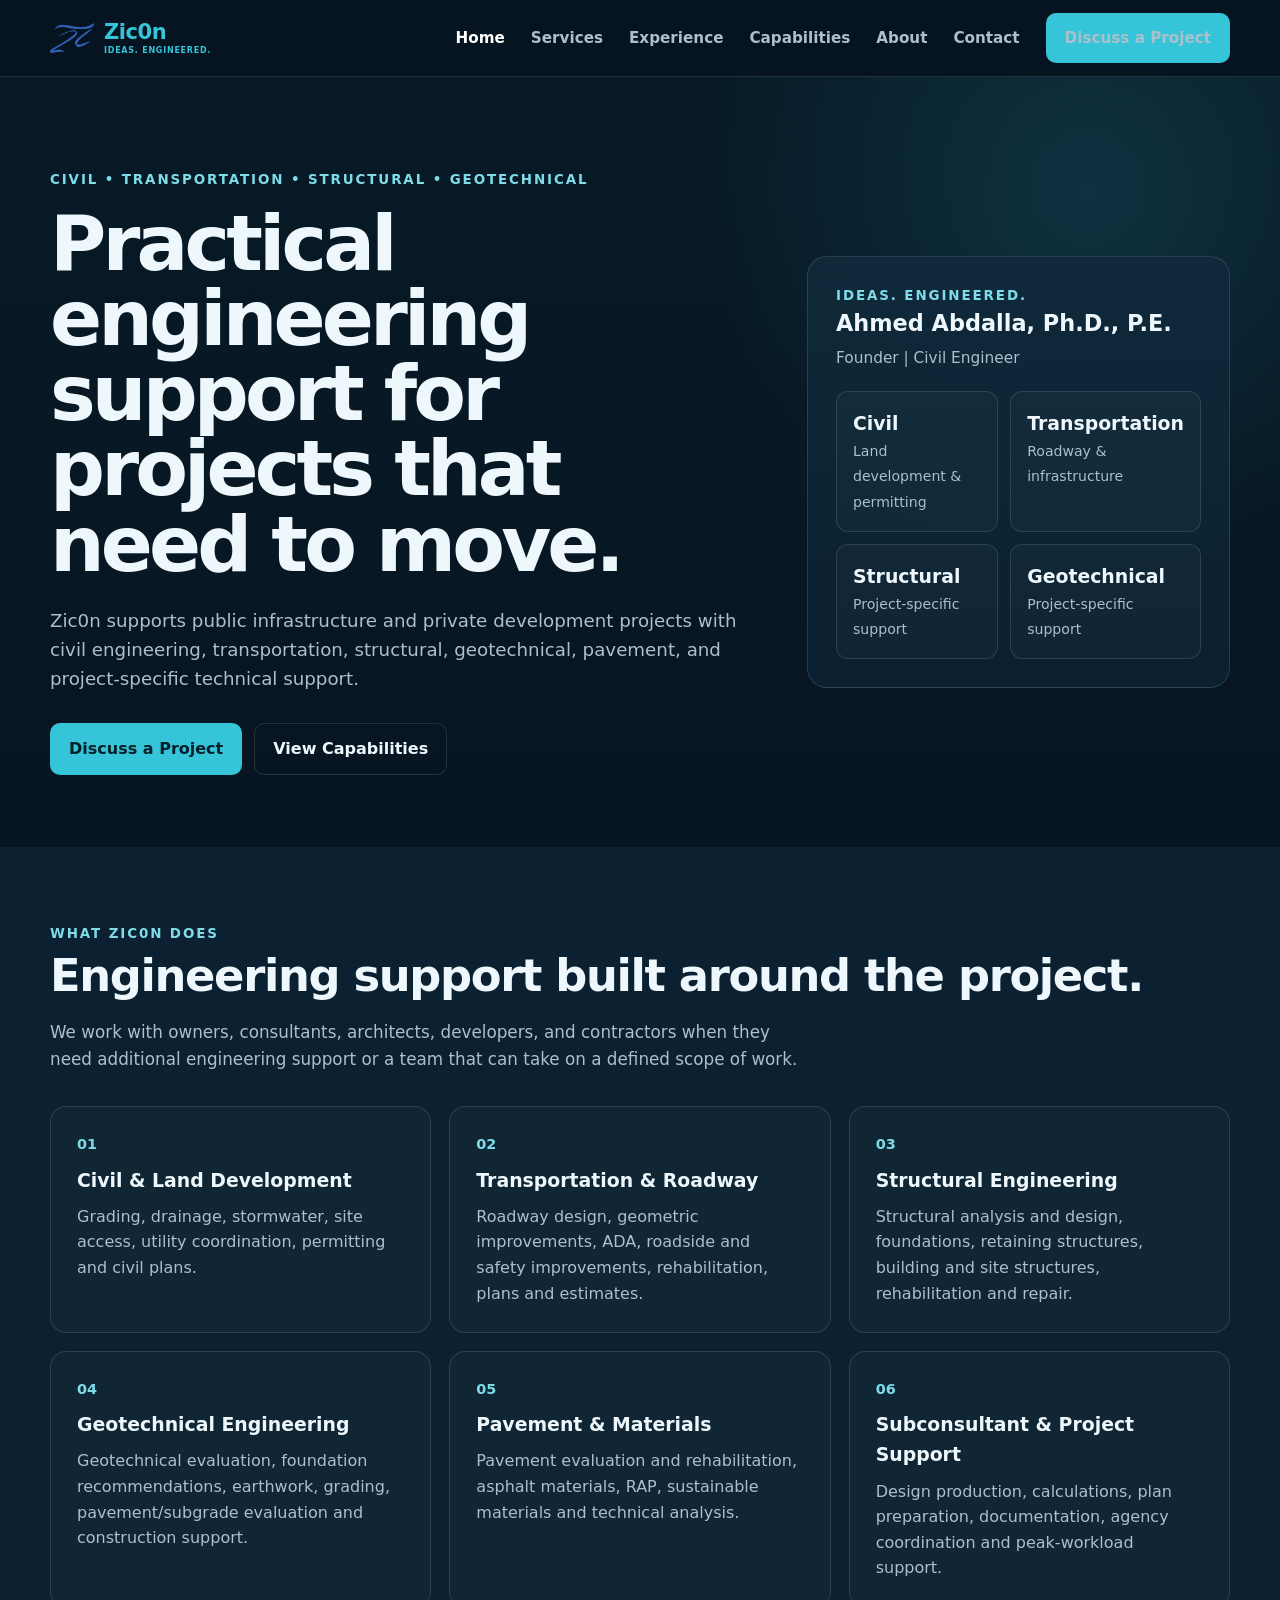
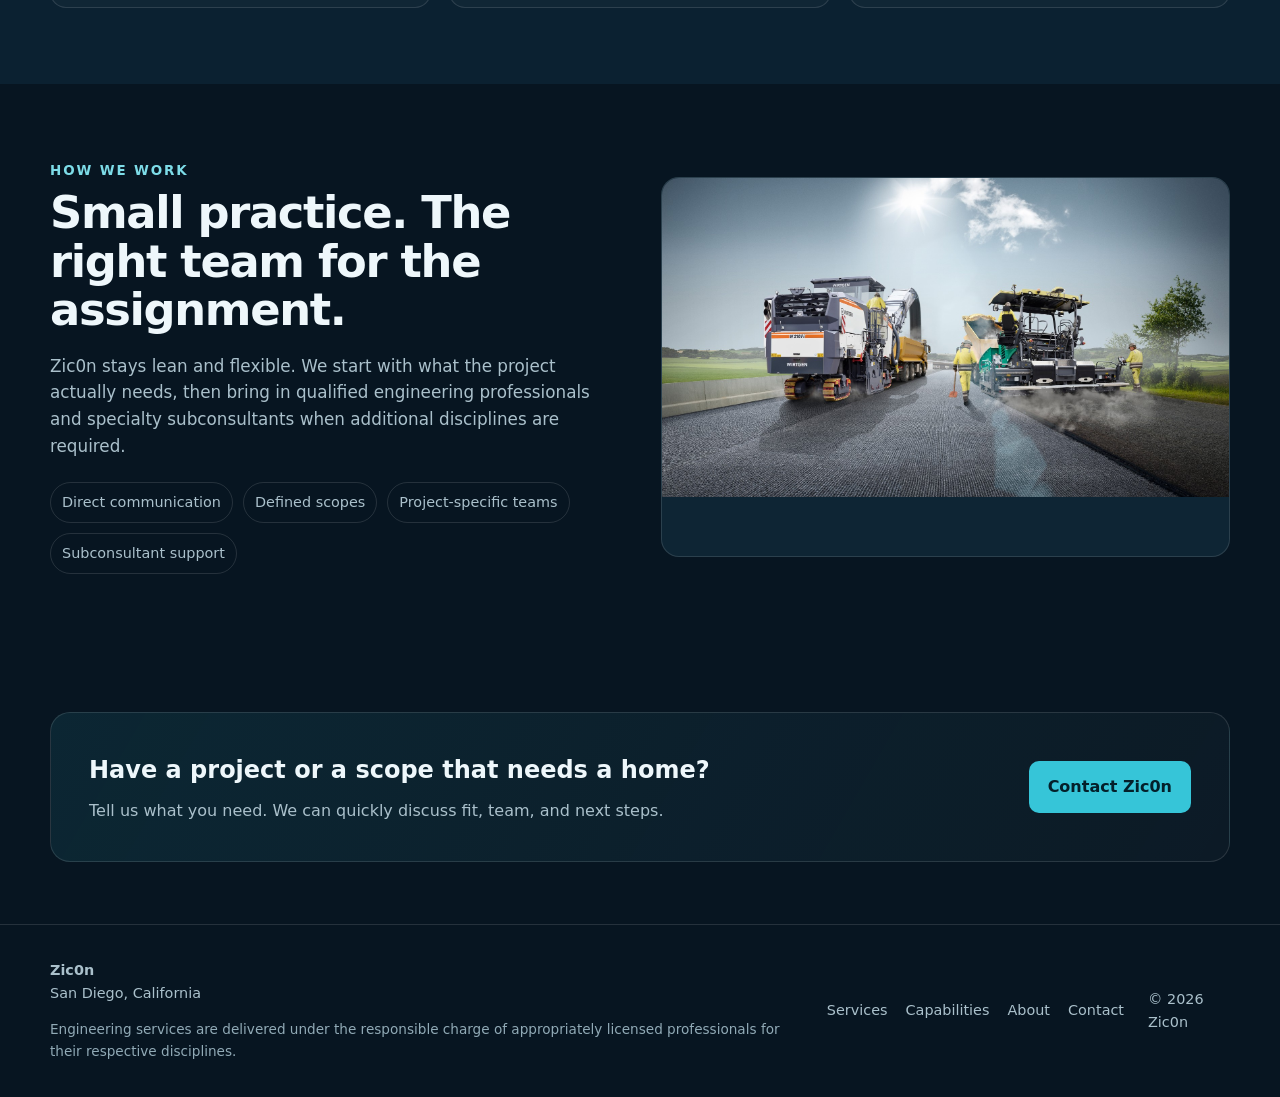
<file: index.html>
<!doctype html><html lang="en"><head>
<meta charset="utf-8"><meta name="viewport" content="width=device-width,initial-scale=1">
<title>Zic0n | Zic0n</title><meta name="description" content="San Diego engineering practice supporting civil, transportation, structural, geotechnical, pavement and project-specific assignments.">
<link rel="icon" type="image/png" href="images/zic0n-logo-tile.png"><link rel="stylesheet" href="styles.css">
</head><body><header class="nav"><div class="wrap nav-inner">
<a class="brand brand-logo" href="index.html">
<img src="images/zic0n-mark.png" alt="" aria-hidden="true">
<span class="brand-copy"><span class="brand-name">Zic<span class="zero">0</span>n</span><span class="brand-tagline">Ideas. Engineered.</span></span>
</a>
<button class="menu-btn" aria-label="Toggle navigation" aria-expanded="false">Menu</button>
<nav class="nav-links"><a href="index.html" aria-current="page">Home</a><a href="services.html">Services</a><a href="experience.html">Experience</a><a href="capabilities.html">Capabilities</a><a href="about.html">About</a><a href="contact.html">Contact</a><a class="btn btn-primary" href="mailto:ahmed.abdalla@zic0n.com?subject=Project%20Inquiry">Discuss a Project</a></nav>
</div></header><main>
<section class="hero"><div class="wrap hero-grid"><div>
<div class="eyebrow">Civil • Transportation • Structural • Geotechnical</div>
<h1>Practical engineering support for projects that need to move.</h1>
<p>Zic0n supports public infrastructure and private development projects with civil engineering, transportation, structural, geotechnical, pavement, and project-specific technical support.</p>
<div class="actions"><a class="btn btn-primary" href="mailto:ahmed.abdalla@zic0n.com?subject=Project%20Inquiry">Discuss a Project</a><a class="btn btn-ghost" href="capabilities.html">View Capabilities</a></div>
</div><aside class="hero-card"><div class="eyebrow">Ideas. Engineered.</div><strong>Ahmed Abdalla, Ph.D., P.E.</strong><p>Founder | Civil Engineer</p>
<div class="stat-grid"><div class="stat"><b>Civil</b><span>Land development & permitting</span></div><div class="stat"><b>Transportation</b><span>Roadway & infrastructure</span></div><div class="stat"><b>Structural</b><span>Project-specific support</span></div><div class="stat"><b>Geotechnical</b><span>Project-specific support</span></div></div></aside>
</div></section>
<section class="section section-alt"><div class="wrap"><div class="eyebrow">What Zic0n does</div><h2>Engineering support built around the project.</h2>
<p class="lead">We work with owners, consultants, architects, developers, and contractors when they need additional engineering support or a team that can take on a defined scope of work.</p>
<div class="cards">
<article class="card"><div class="num">01</div><h3>Civil & Land Development</h3><p>Grading, drainage, stormwater, site access, utility coordination, permitting and civil plans.</p></article>
<article class="card"><div class="num">02</div><h3>Transportation & Roadway</h3><p>Roadway design, geometric improvements, ADA, roadside and safety improvements, rehabilitation, plans and estimates.</p></article>
<article class="card"><div class="num">03</div><h3>Structural Engineering</h3><p>Structural analysis and design, foundations, retaining structures, building and site structures, rehabilitation and repair.</p></article>
<article class="card"><div class="num">04</div><h3>Geotechnical Engineering</h3><p>Geotechnical evaluation, foundation recommendations, earthwork, grading, pavement/subgrade evaluation and construction support.</p></article>
<article class="card"><div class="num">05</div><h3>Pavement & Materials</h3><p>Pavement evaluation and rehabilitation, asphalt materials, RAP, sustainable materials and technical analysis.</p></article>
<article class="card"><div class="num">06</div><h3>Subconsultant & Project Support</h3><p>Design production, calculations, plan preparation, documentation, agency coordination and peak-workload support.</p></article>
</div></div></section>
<section class="section"><div class="wrap split"><div><div class="eyebrow">How we work</div><h2>Small practice. The right team for the assignment.</h2>
<p class="lead">Zic0n stays lean and flexible. We start with what the project actually needs, then bring in qualified engineering professionals and specialty subconsultants when additional disciplines are required.</p>
<div class="pill-row"><span class="pill">Direct communication</span><span class="pill">Defined scopes</span><span class="pill">Project-specific teams</span><span class="pill">Subconsultant support</span></div></div>
<div class="photo"><img src="images/road-rehabilitation.jpg" alt="Roadway infrastructure"></div></div></section>
<section class="cta"><div class="wrap cta-box"><div><h2>Have a project or a scope that needs a home?</h2><p>Tell us what you need. We can quickly discuss fit, team, and next steps.</p></div><a class="btn btn-primary" href="contact.html">Contact Zic0n</a></div></section>
</main><footer class="footer"><div class="wrap footer-inner">
<div><strong>Zic0n</strong><div>San Diego, California</div><div class="notice">Engineering services are delivered under the responsible charge of appropriately licensed professionals for their respective disciplines.</div></div>
<div class="footer-links"><a href="services.html">Services</a><a href="capabilities.html">Capabilities</a><a href="about.html">About</a><a href="contact.html">Contact</a></div>
<div>© <span data-year></span> Zic0n</div></div></footer><script src="app.js"></script></body></html>
</file>
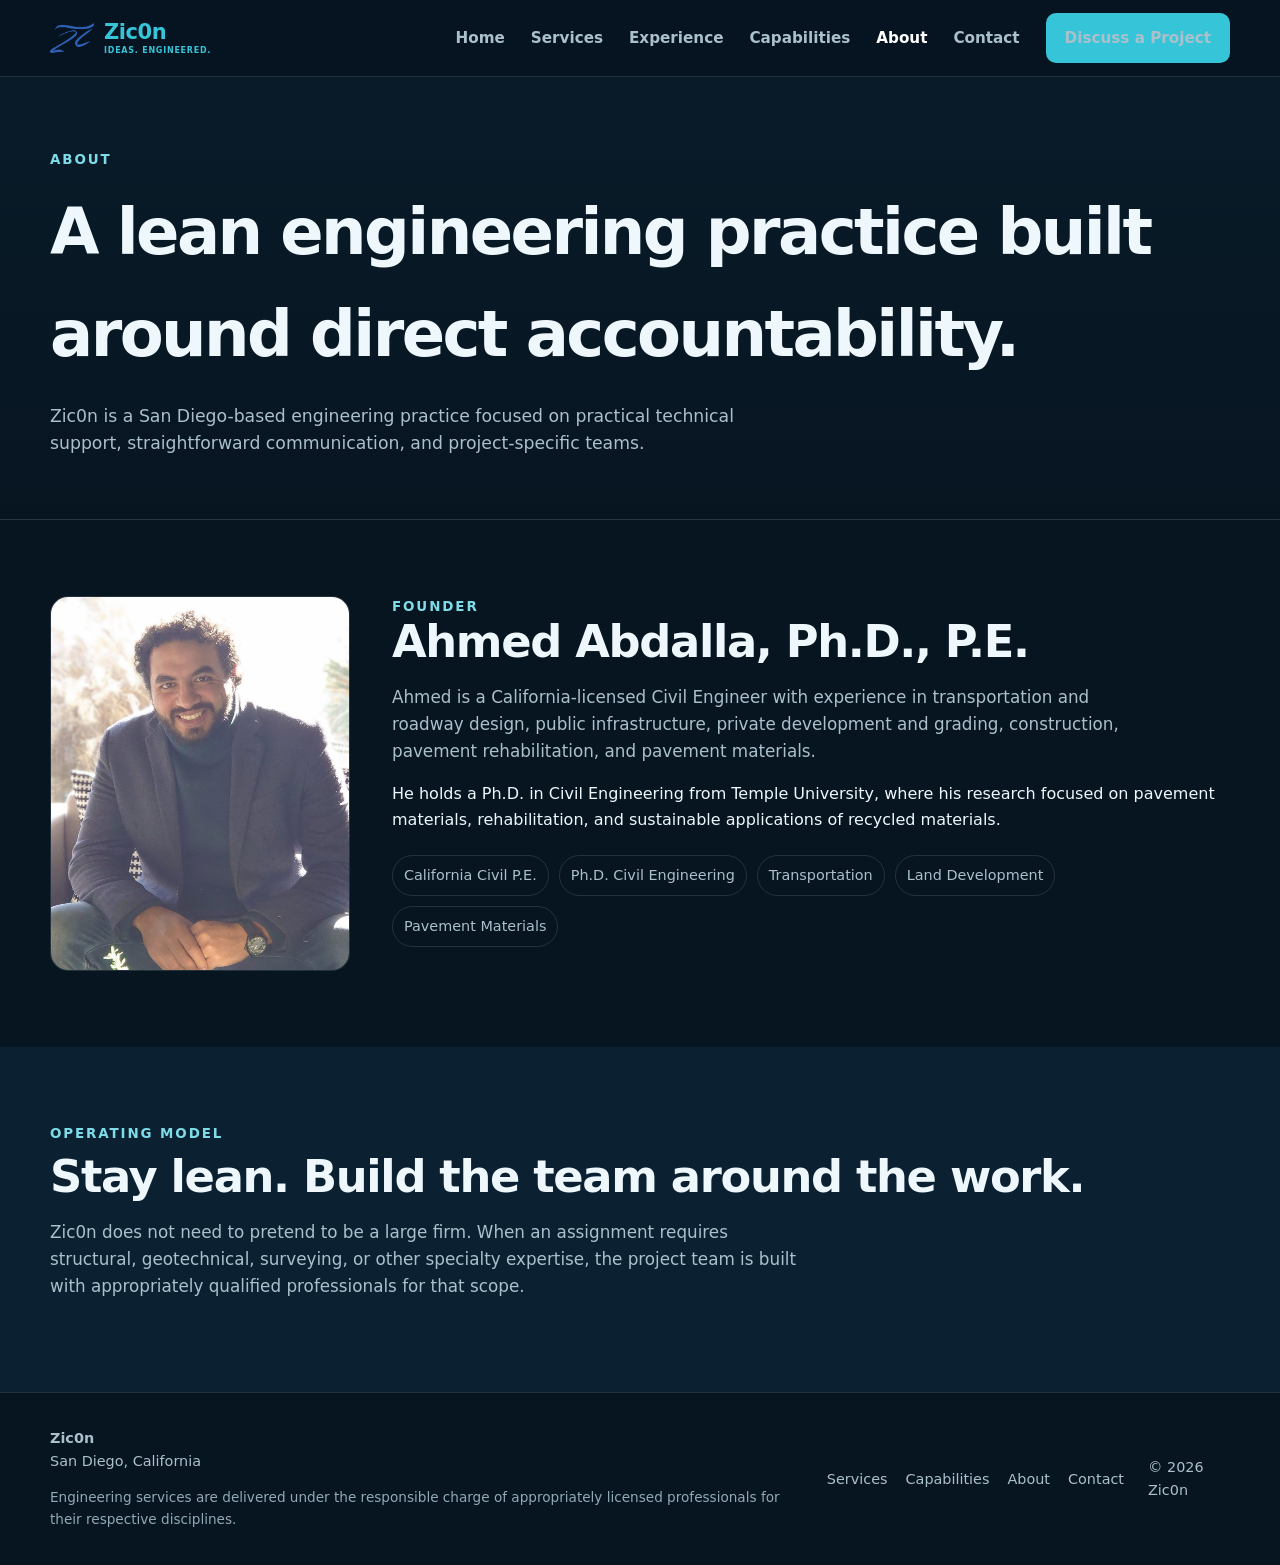
<file: about.html>
<!doctype html><html lang="en"><head>
<meta charset="utf-8"><meta name="viewport" content="width=device-width,initial-scale=1">
<title>About | Zic0n</title><meta name="description" content="About Zic0n and founder Ahmed Abdalla, Ph.D., P.E.">
<link rel="icon" type="image/png" href="images/zic0n-logo-tile.png"><link rel="stylesheet" href="styles.css">
</head><body><header class="nav"><div class="wrap nav-inner">
<a class="brand brand-logo" href="index.html">
<img src="images/zic0n-mark.png" alt="" aria-hidden="true">
<span class="brand-copy"><span class="brand-name">Zic<span class="zero">0</span>n</span><span class="brand-tagline">Ideas. Engineered.</span></span>
</a>
<button class="menu-btn" aria-label="Toggle navigation" aria-expanded="false">Menu</button>
<nav class="nav-links"><a href="index.html">Home</a><a href="services.html">Services</a><a href="experience.html">Experience</a><a href="capabilities.html">Capabilities</a><a href="about.html" aria-current="page">About</a><a href="contact.html">Contact</a><a class="btn btn-primary" href="mailto:ahmed.abdalla@zic0n.com?subject=Project%20Inquiry">Discuss a Project</a></nav>
</div></header><main><section class="page-hero"><div class="wrap"><div class="eyebrow">About</div><h1>A lean engineering practice built around direct accountability.</h1><p>Zic0n is a San Diego-based engineering practice focused on practical technical support, straightforward communication, and project-specific teams.</p></div></section>
<section class="section"><div class="wrap bio"><img src="images/ahmed-abdalla.jpeg" alt="Ahmed Abdalla"><div><div class="eyebrow">Founder</div><h2>Ahmed Abdalla, Ph.D., P.E.</h2>
<p class="lead">Ahmed is a California-licensed Civil Engineer with experience in transportation and roadway design, public infrastructure, private development and grading, construction, pavement rehabilitation, and pavement materials.</p>
<p>He holds a Ph.D. in Civil Engineering from Temple University, where his research focused on pavement materials, rehabilitation, and sustainable applications of recycled materials.</p>
<div class="pill-row"><span class="pill">California Civil P.E.</span><span class="pill">Ph.D. Civil Engineering</span><span class="pill">Transportation</span><span class="pill">Land Development</span><span class="pill">Pavement Materials</span></div></div></div></section>
<section class="section section-alt"><div class="wrap"><div class="eyebrow">Operating Model</div><h2>Stay lean. Build the team around the work.</h2><p class="lead">Zic0n does not need to pretend to be a large firm. When an assignment requires structural, geotechnical, surveying, or other specialty expertise, the project team is built with appropriately qualified professionals for that scope.</p></div></section></main><footer class="footer"><div class="wrap footer-inner">
<div><strong>Zic0n</strong><div>San Diego, California</div><div class="notice">Engineering services are delivered under the responsible charge of appropriately licensed professionals for their respective disciplines.</div></div>
<div class="footer-links"><a href="services.html">Services</a><a href="capabilities.html">Capabilities</a><a href="about.html">About</a><a href="contact.html">Contact</a></div>
<div>© <span data-year></span> Zic0n</div></div></footer><script src="app.js"></script></body></html>
</file>
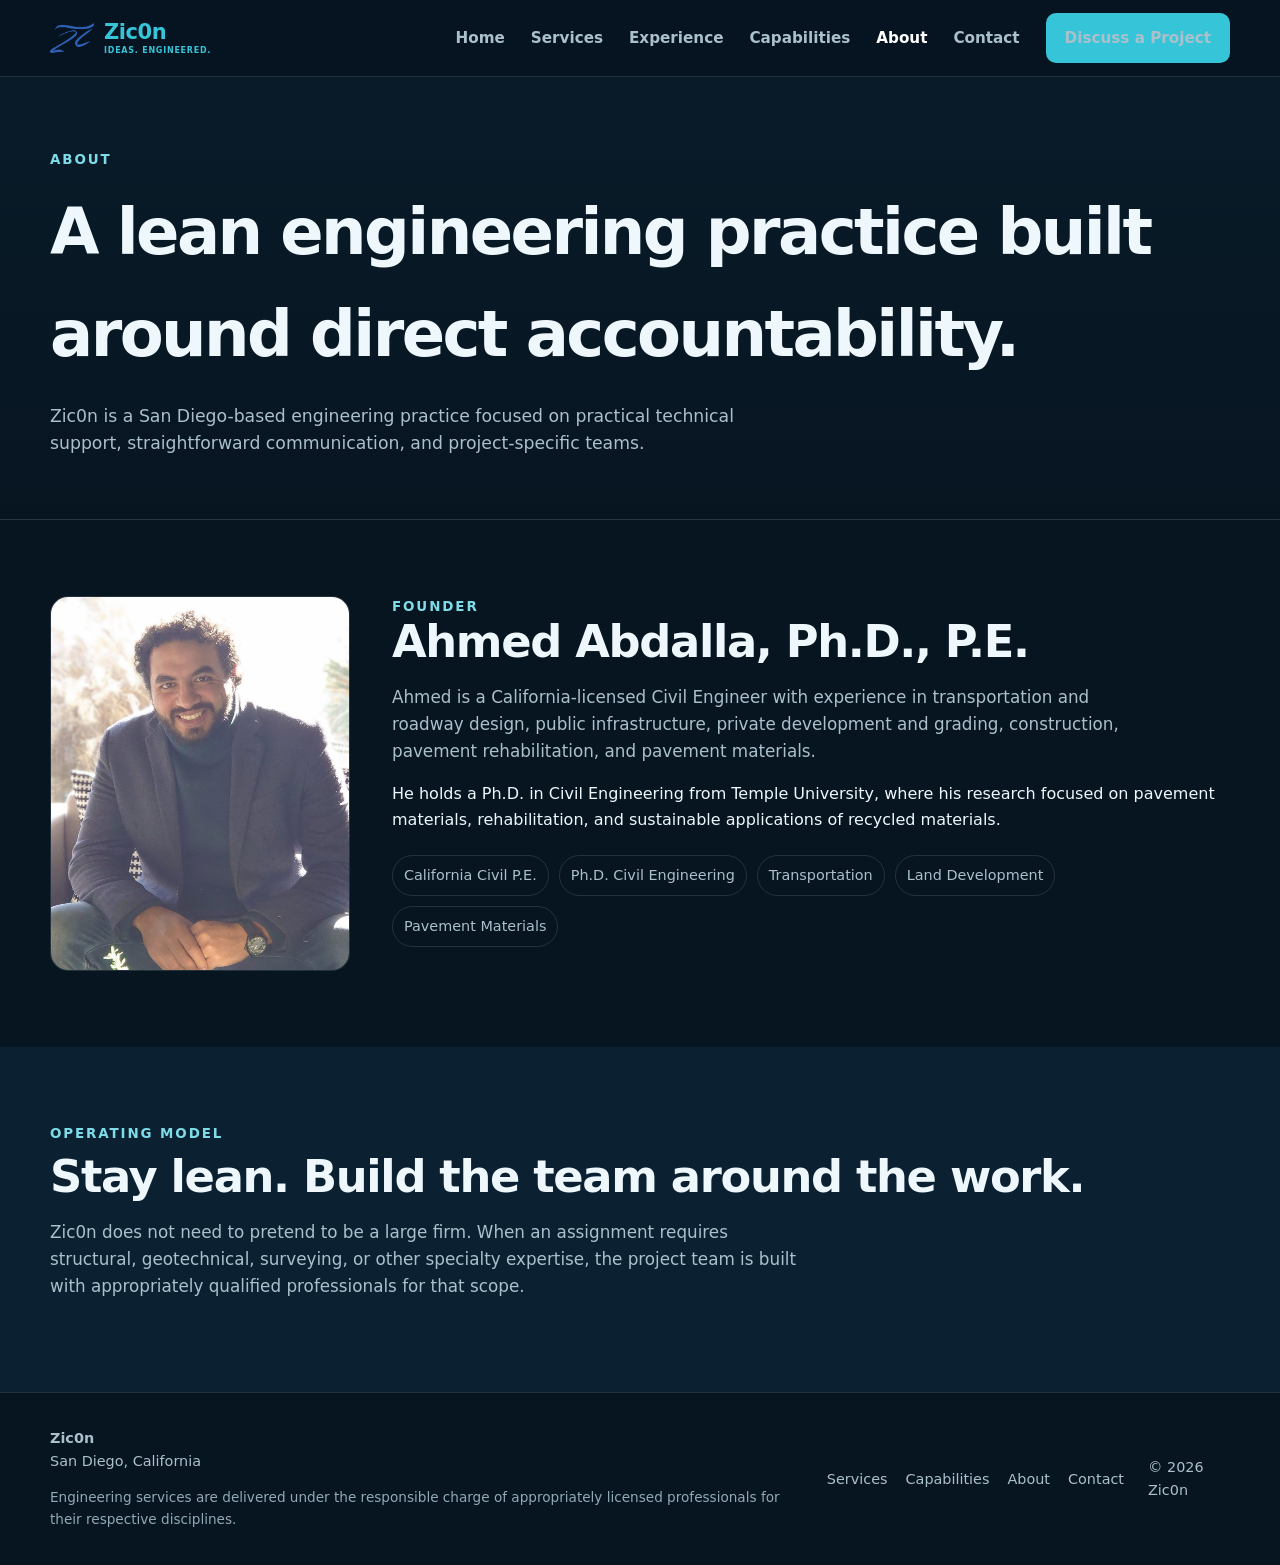
<file: approach.html>
<!doctype html><html><head><meta charset="utf-8"><meta http-equiv="refresh" content="0; url=about.html"><link rel="canonical" href="about.html"></head><body><p><a href="about.html">Continue</a></p></body></html>
</file>
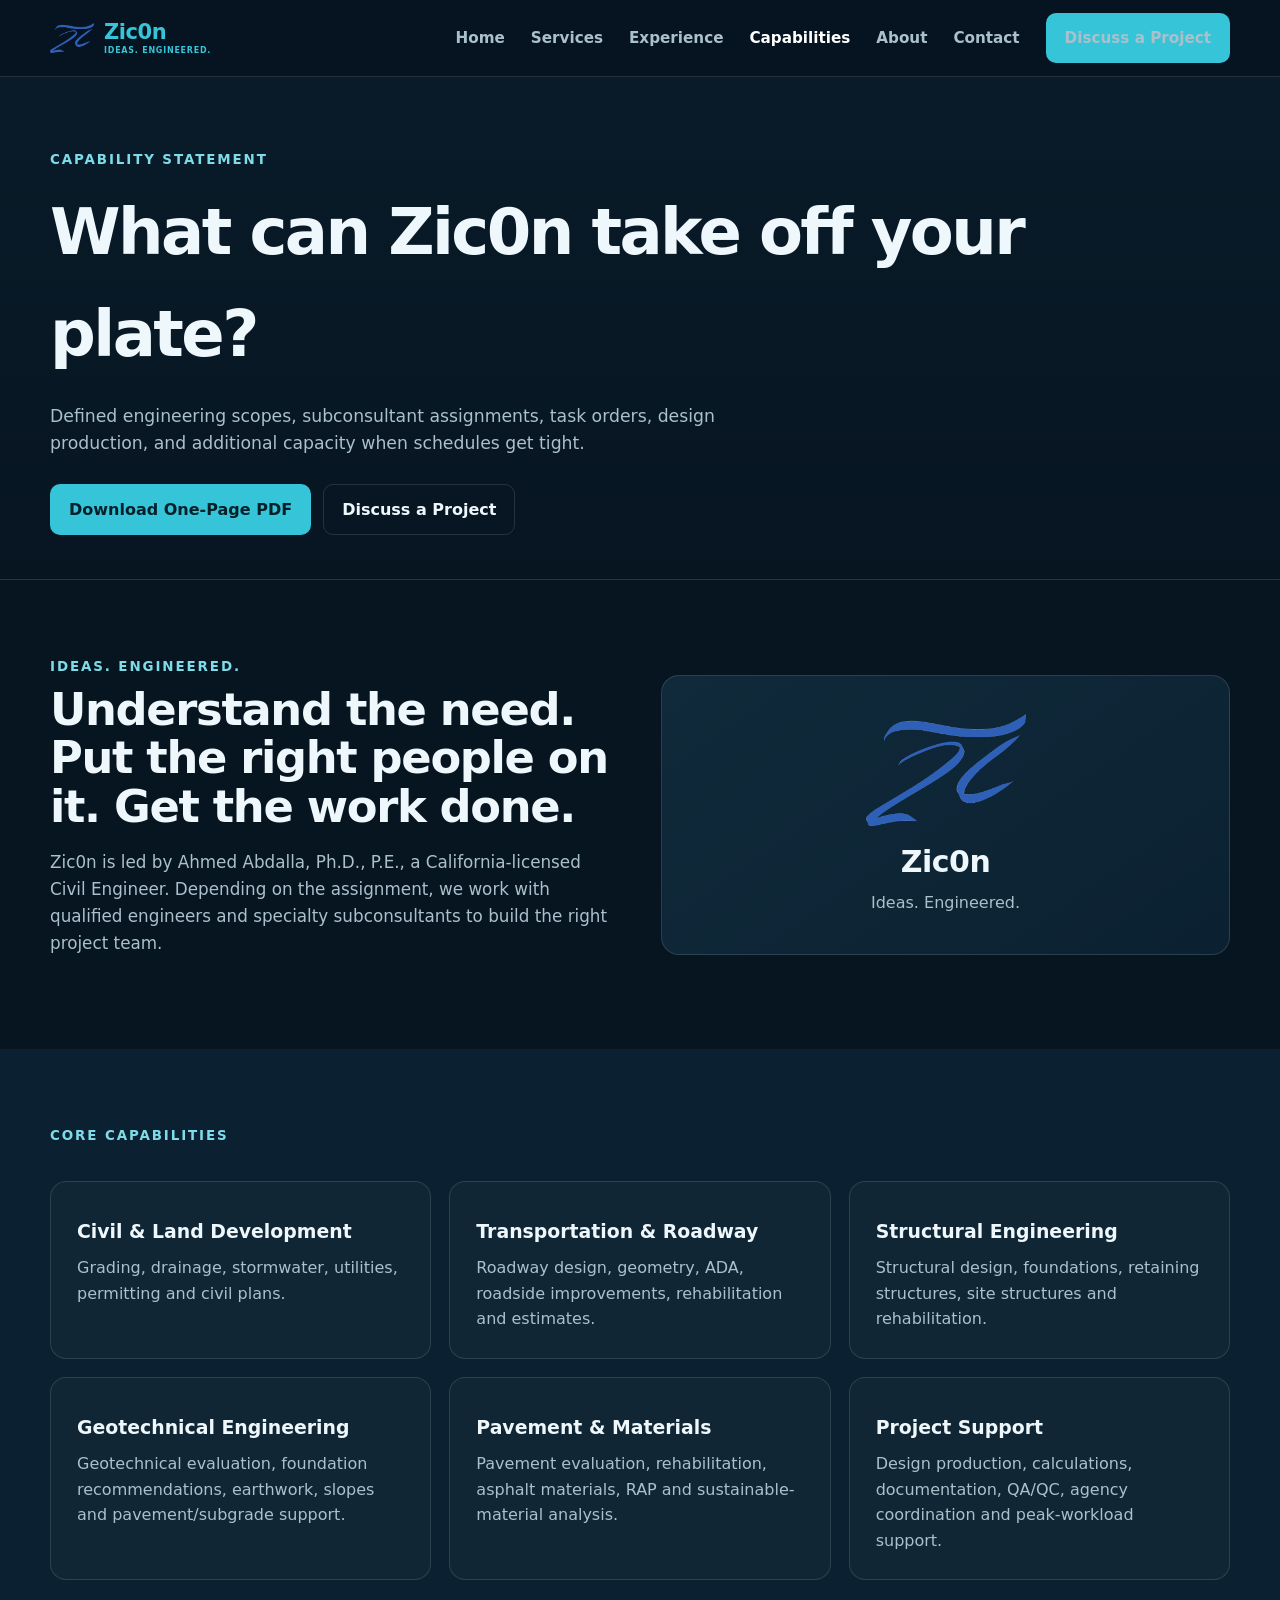
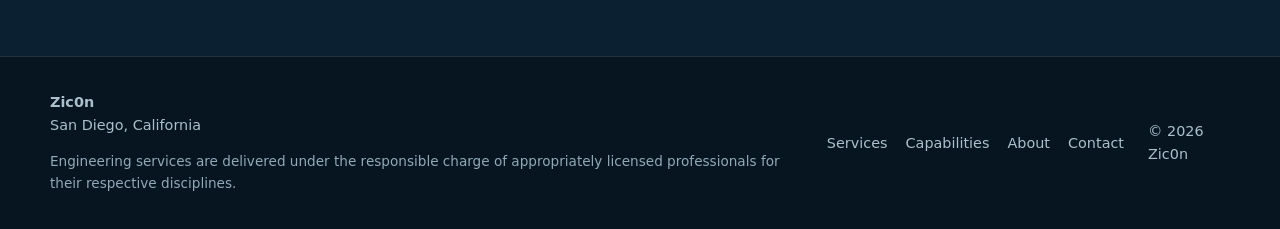
<file: capabilities.html>
<!doctype html><html lang="en"><head>
<meta charset="utf-8"><meta name="viewport" content="width=device-width,initial-scale=1">
<title>Capabilities | Zic0n</title><meta name="description" content="Zic0n capability statement for civil, transportation, structural, geotechnical, pavement and project support.">
<link rel="icon" type="image/png" href="images/zic0n-logo-tile.png"><link rel="stylesheet" href="styles.css">
</head><body><header class="nav"><div class="wrap nav-inner">
<a class="brand brand-logo" href="index.html">
<img src="images/zic0n-mark.png" alt="" aria-hidden="true">
<span class="brand-copy"><span class="brand-name">Zic<span class="zero">0</span>n</span><span class="brand-tagline">Ideas. Engineered.</span></span>
</a>
<button class="menu-btn" aria-label="Toggle navigation" aria-expanded="false">Menu</button>
<nav class="nav-links"><a href="index.html">Home</a><a href="services.html">Services</a><a href="experience.html">Experience</a><a href="capabilities.html" aria-current="page">Capabilities</a><a href="about.html">About</a><a href="contact.html">Contact</a><a class="btn btn-primary" href="mailto:ahmed.abdalla@zic0n.com?subject=Project%20Inquiry">Discuss a Project</a></nav>
</div></header><main><section class="page-hero"><div class="wrap"><div class="eyebrow">Capability Statement</div><h1>What can Zic0n take off your plate?</h1><p>Defined engineering scopes, subconsultant assignments, task orders, design production, and additional capacity when schedules get tight.</p><div class="actions"><a class="btn btn-primary" href="Zic0n-Capability-Statement.pdf">Download One-Page PDF</a><a class="btn btn-ghost" href="contact.html">Discuss a Project</a></div></div></section>
<section class="section"><div class="wrap split"><div><div class="eyebrow">Ideas. Engineered.</div><h2>Understand the need. Put the right people on it. Get the work done.</h2><p class="lead">Zic0n is led by Ahmed Abdalla, Ph.D., P.E., a California-licensed Civil Engineer. Depending on the assignment, we work with qualified engineers and specialty subconsultants to build the right project team.</p></div>
<div class="cap-logo-panel"><img src="images/zic0n-mark.png" alt="Zic0n logo"><strong>Zic0n</strong><span>Ideas. Engineered.</span></div></div></section>
<section class="section section-alt"><div class="wrap"><div class="eyebrow">Core Capabilities</div><div class="cards">
<article class="card"><h3>Civil & Land Development</h3><p>Grading, drainage, stormwater, utilities, permitting and civil plans.</p></article>
<article class="card"><h3>Transportation & Roadway</h3><p>Roadway design, geometry, ADA, roadside improvements, rehabilitation and estimates.</p></article>
<article class="card"><h3>Structural Engineering</h3><p>Structural design, foundations, retaining structures, site structures and rehabilitation.</p></article>
<article class="card"><h3>Geotechnical Engineering</h3><p>Geotechnical evaluation, foundation recommendations, earthwork, slopes and pavement/subgrade support.</p></article>
<article class="card"><h3>Pavement & Materials</h3><p>Pavement evaluation, rehabilitation, asphalt materials, RAP and sustainable-material analysis.</p></article>
<article class="card"><h3>Project Support</h3><p>Design production, calculations, documentation, QA/QC, agency coordination and peak-workload support.</p></article>
</div></div></section></main><footer class="footer"><div class="wrap footer-inner">
<div><strong>Zic0n</strong><div>San Diego, California</div><div class="notice">Engineering services are delivered under the responsible charge of appropriately licensed professionals for their respective disciplines.</div></div>
<div class="footer-links"><a href="services.html">Services</a><a href="capabilities.html">Capabilities</a><a href="about.html">About</a><a href="contact.html">Contact</a></div>
<div>© <span data-year></span> Zic0n</div></div></footer><script src="app.js"></script></body></html>
</file>
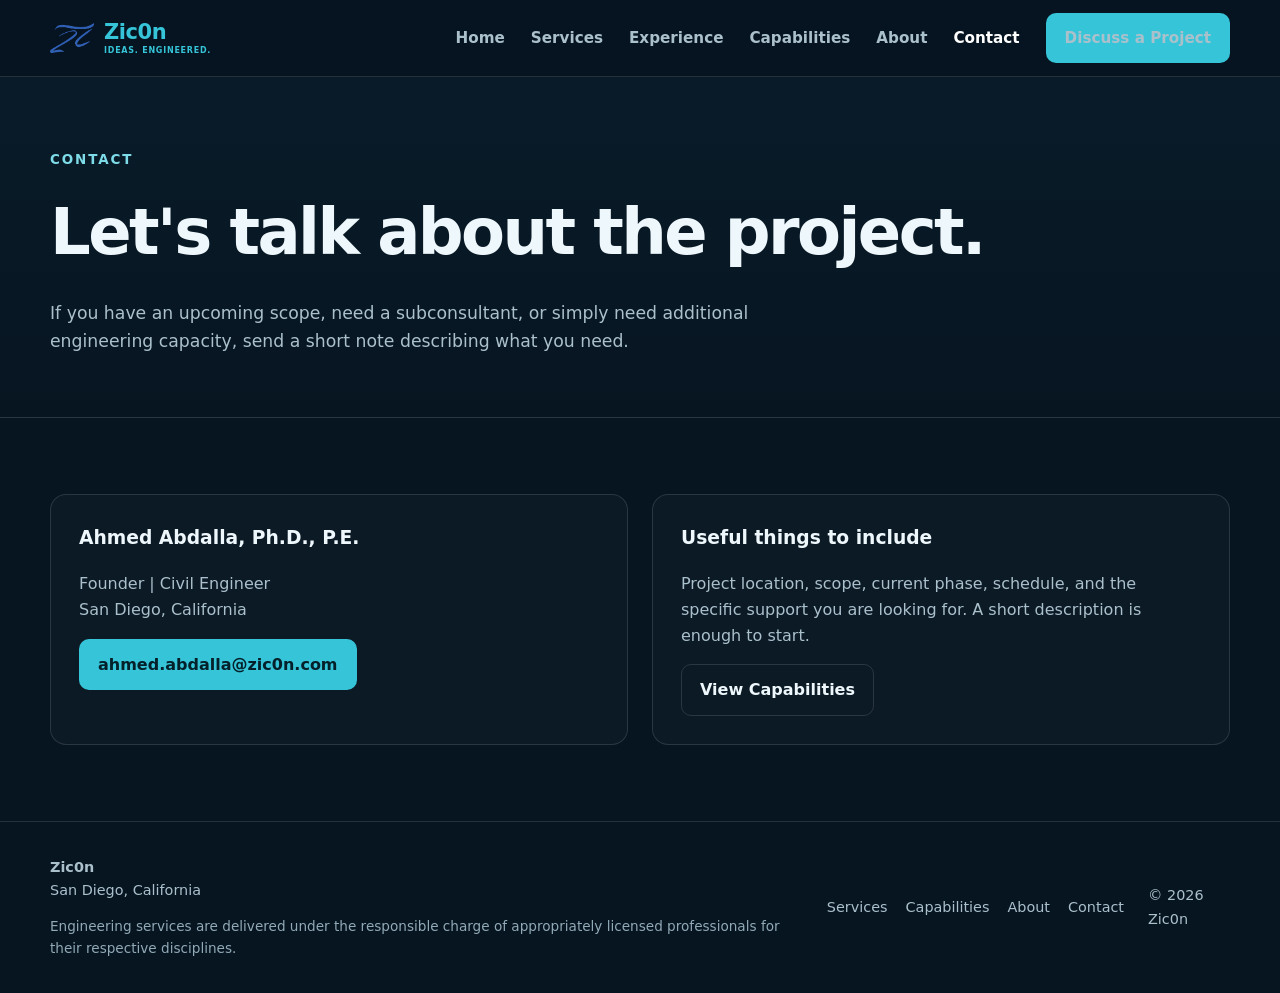
<file: contact.html>
<!doctype html><html lang="en"><head>
<meta charset="utf-8"><meta name="viewport" content="width=device-width,initial-scale=1">
<title>Contact | Zic0n</title><meta name="description" content="Contact Zic0n for engineering project and subconsultant opportunities.">
<link rel="icon" type="image/png" href="images/zic0n-logo-tile.png"><link rel="stylesheet" href="styles.css">
</head><body><header class="nav"><div class="wrap nav-inner">
<a class="brand brand-logo" href="index.html">
<img src="images/zic0n-mark.png" alt="" aria-hidden="true">
<span class="brand-copy"><span class="brand-name">Zic<span class="zero">0</span>n</span><span class="brand-tagline">Ideas. Engineered.</span></span>
</a>
<button class="menu-btn" aria-label="Toggle navigation" aria-expanded="false">Menu</button>
<nav class="nav-links"><a href="index.html">Home</a><a href="services.html">Services</a><a href="experience.html">Experience</a><a href="capabilities.html">Capabilities</a><a href="about.html">About</a><a href="contact.html" aria-current="page">Contact</a><a class="btn btn-primary" href="mailto:ahmed.abdalla@zic0n.com?subject=Project%20Inquiry">Discuss a Project</a></nav>
</div></header><main><section class="page-hero"><div class="wrap"><div class="eyebrow">Contact</div><h1>Let's talk about the project.</h1><p>If you have an upcoming scope, need a subconsultant, or simply need additional engineering capacity, send a short note describing what you need.</p></div></section>
<section class="section"><div class="wrap contact-grid"><div class="contact-card"><h3>Ahmed Abdalla, Ph.D., P.E.</h3><p>Founder | Civil Engineer<br>San Diego, California</p><p><a class="btn btn-primary" href="mailto:ahmed.abdalla@zic0n.com?subject=Project%20Inquiry">ahmed.abdalla@zic0n.com</a></p></div>
<div class="contact-card"><h3>Useful things to include</h3><p>Project location, scope, current phase, schedule, and the specific support you are looking for. A short description is enough to start.</p><a class="btn btn-ghost" href="capabilities.html">View Capabilities</a></div></div></section></main><footer class="footer"><div class="wrap footer-inner">
<div><strong>Zic0n</strong><div>San Diego, California</div><div class="notice">Engineering services are delivered under the responsible charge of appropriately licensed professionals for their respective disciplines.</div></div>
<div class="footer-links"><a href="services.html">Services</a><a href="capabilities.html">Capabilities</a><a href="about.html">About</a><a href="contact.html">Contact</a></div>
<div>© <span data-year></span> Zic0n</div></div></footer><script src="app.js"></script></body></html>
</file>
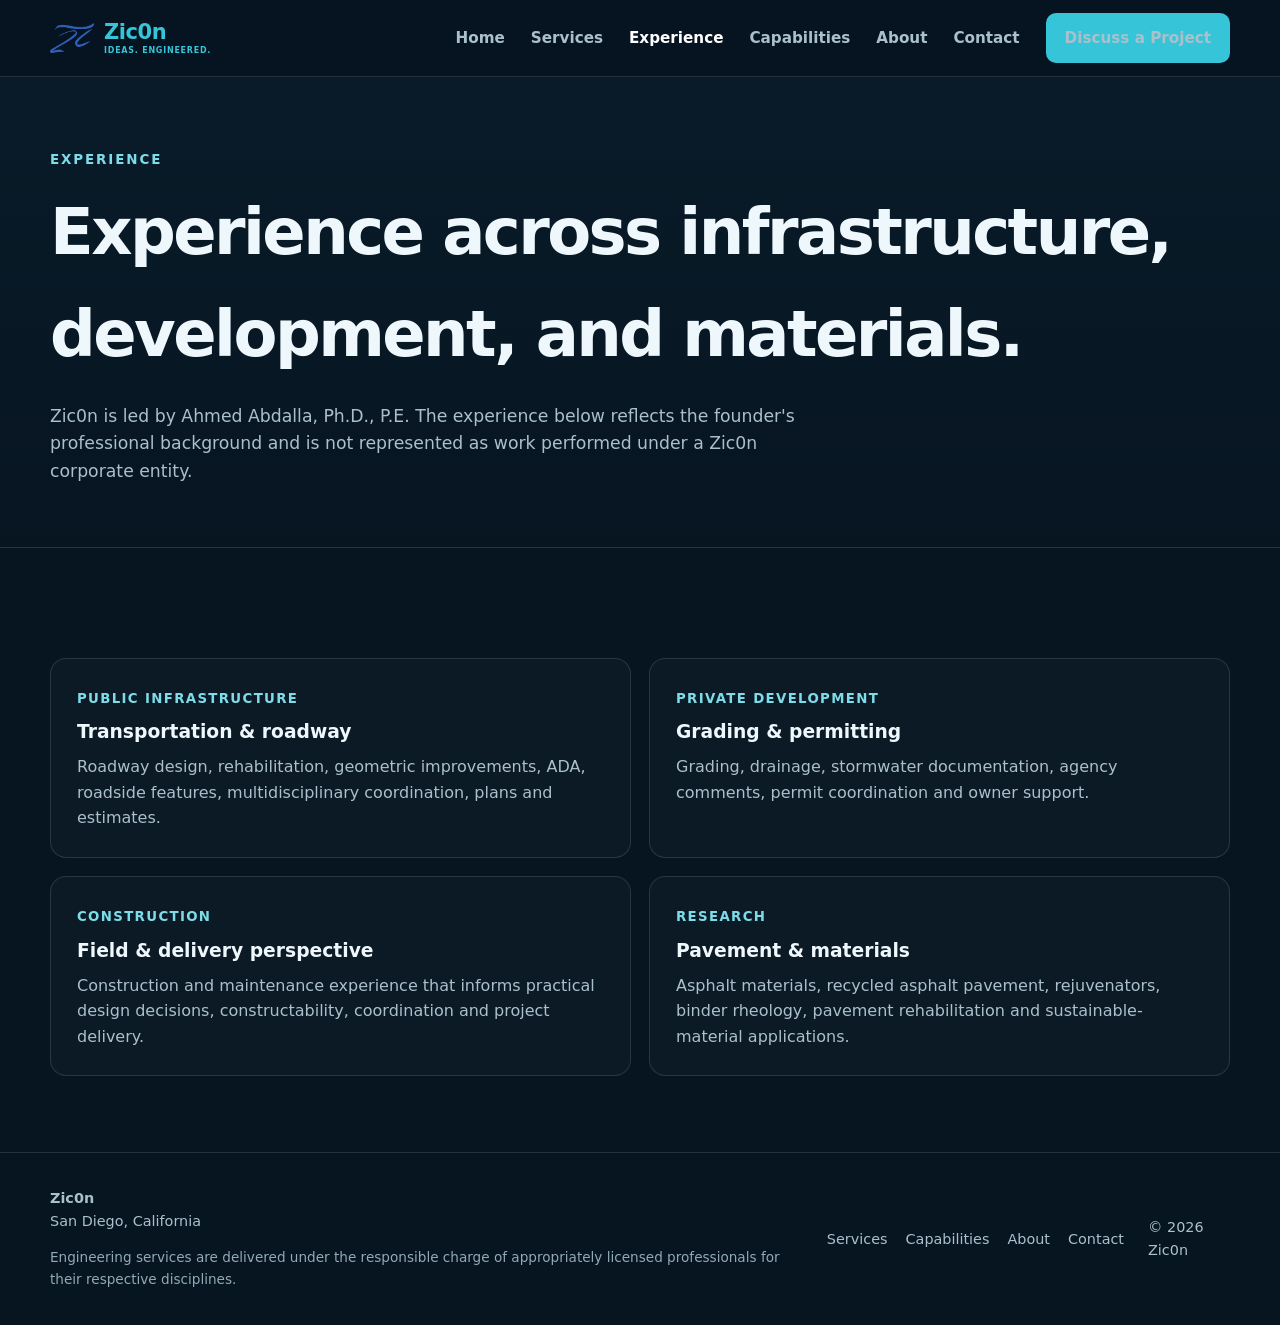
<file: experience.html>
<!doctype html><html lang="en"><head>
<meta charset="utf-8"><meta name="viewport" content="width=device-width,initial-scale=1">
<title>Experience | Zic0n</title><meta name="description" content="Founder experience across transportation, private development, construction, pavement and materials.">
<link rel="icon" type="image/png" href="images/zic0n-logo-tile.png"><link rel="stylesheet" href="styles.css">
</head><body><header class="nav"><div class="wrap nav-inner">
<a class="brand brand-logo" href="index.html">
<img src="images/zic0n-mark.png" alt="" aria-hidden="true">
<span class="brand-copy"><span class="brand-name">Zic<span class="zero">0</span>n</span><span class="brand-tagline">Ideas. Engineered.</span></span>
</a>
<button class="menu-btn" aria-label="Toggle navigation" aria-expanded="false">Menu</button>
<nav class="nav-links"><a href="index.html">Home</a><a href="services.html">Services</a><a href="experience.html" aria-current="page">Experience</a><a href="capabilities.html">Capabilities</a><a href="about.html">About</a><a href="contact.html">Contact</a><a class="btn btn-primary" href="mailto:ahmed.abdalla@zic0n.com?subject=Project%20Inquiry">Discuss a Project</a></nav>
</div></header><main><section class="page-hero"><div class="wrap"><div class="eyebrow">Experience</div><h1>Experience across infrastructure, development, and materials.</h1><p>Zic0n is led by Ahmed Abdalla, Ph.D., P.E. The experience below reflects the founder's professional background and is not represented as work performed under a Zic0n corporate entity.</p></div></section>
<section class="section"><div class="wrap experience">
<article class="exp"><small>Public Infrastructure</small><h3>Transportation & roadway</h3><p>Roadway design, rehabilitation, geometric improvements, ADA, roadside features, multidisciplinary coordination, plans and estimates.</p></article>
<article class="exp"><small>Private Development</small><h3>Grading & permitting</h3><p>Grading, drainage, stormwater documentation, agency comments, permit coordination and owner support.</p></article>
<article class="exp"><small>Construction</small><h3>Field & delivery perspective</h3><p>Construction and maintenance experience that informs practical design decisions, constructability, coordination and project delivery.</p></article>
<article class="exp"><small>Research</small><h3>Pavement & materials</h3><p>Asphalt materials, recycled asphalt pavement, rejuvenators, binder rheology, pavement rehabilitation and sustainable-material applications.</p></article>
</div></section></main><footer class="footer"><div class="wrap footer-inner">
<div><strong>Zic0n</strong><div>San Diego, California</div><div class="notice">Engineering services are delivered under the responsible charge of appropriately licensed professionals for their respective disciplines.</div></div>
<div class="footer-links"><a href="services.html">Services</a><a href="capabilities.html">Capabilities</a><a href="about.html">About</a><a href="contact.html">Contact</a></div>
<div>© <span data-year></span> Zic0n</div></div></footer><script src="app.js"></script></body></html>
</file>
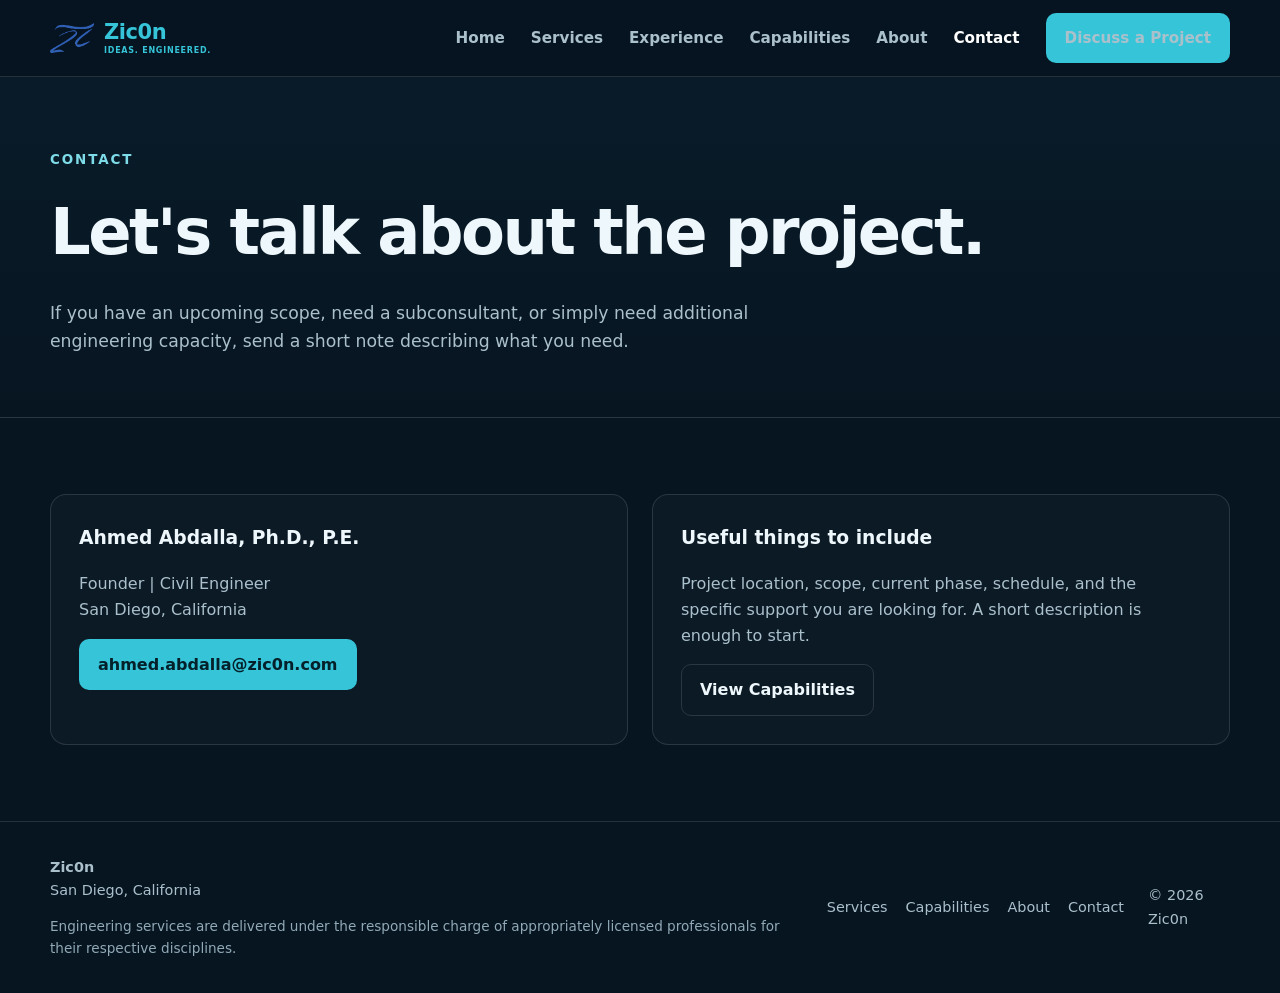
<file: faqs.html>
<!doctype html><html><head><meta charset="utf-8"><meta http-equiv="refresh" content="0; url=contact.html"><link rel="canonical" href="contact.html"></head><body><p><a href="contact.html">Continue</a></p></body></html>
</file>
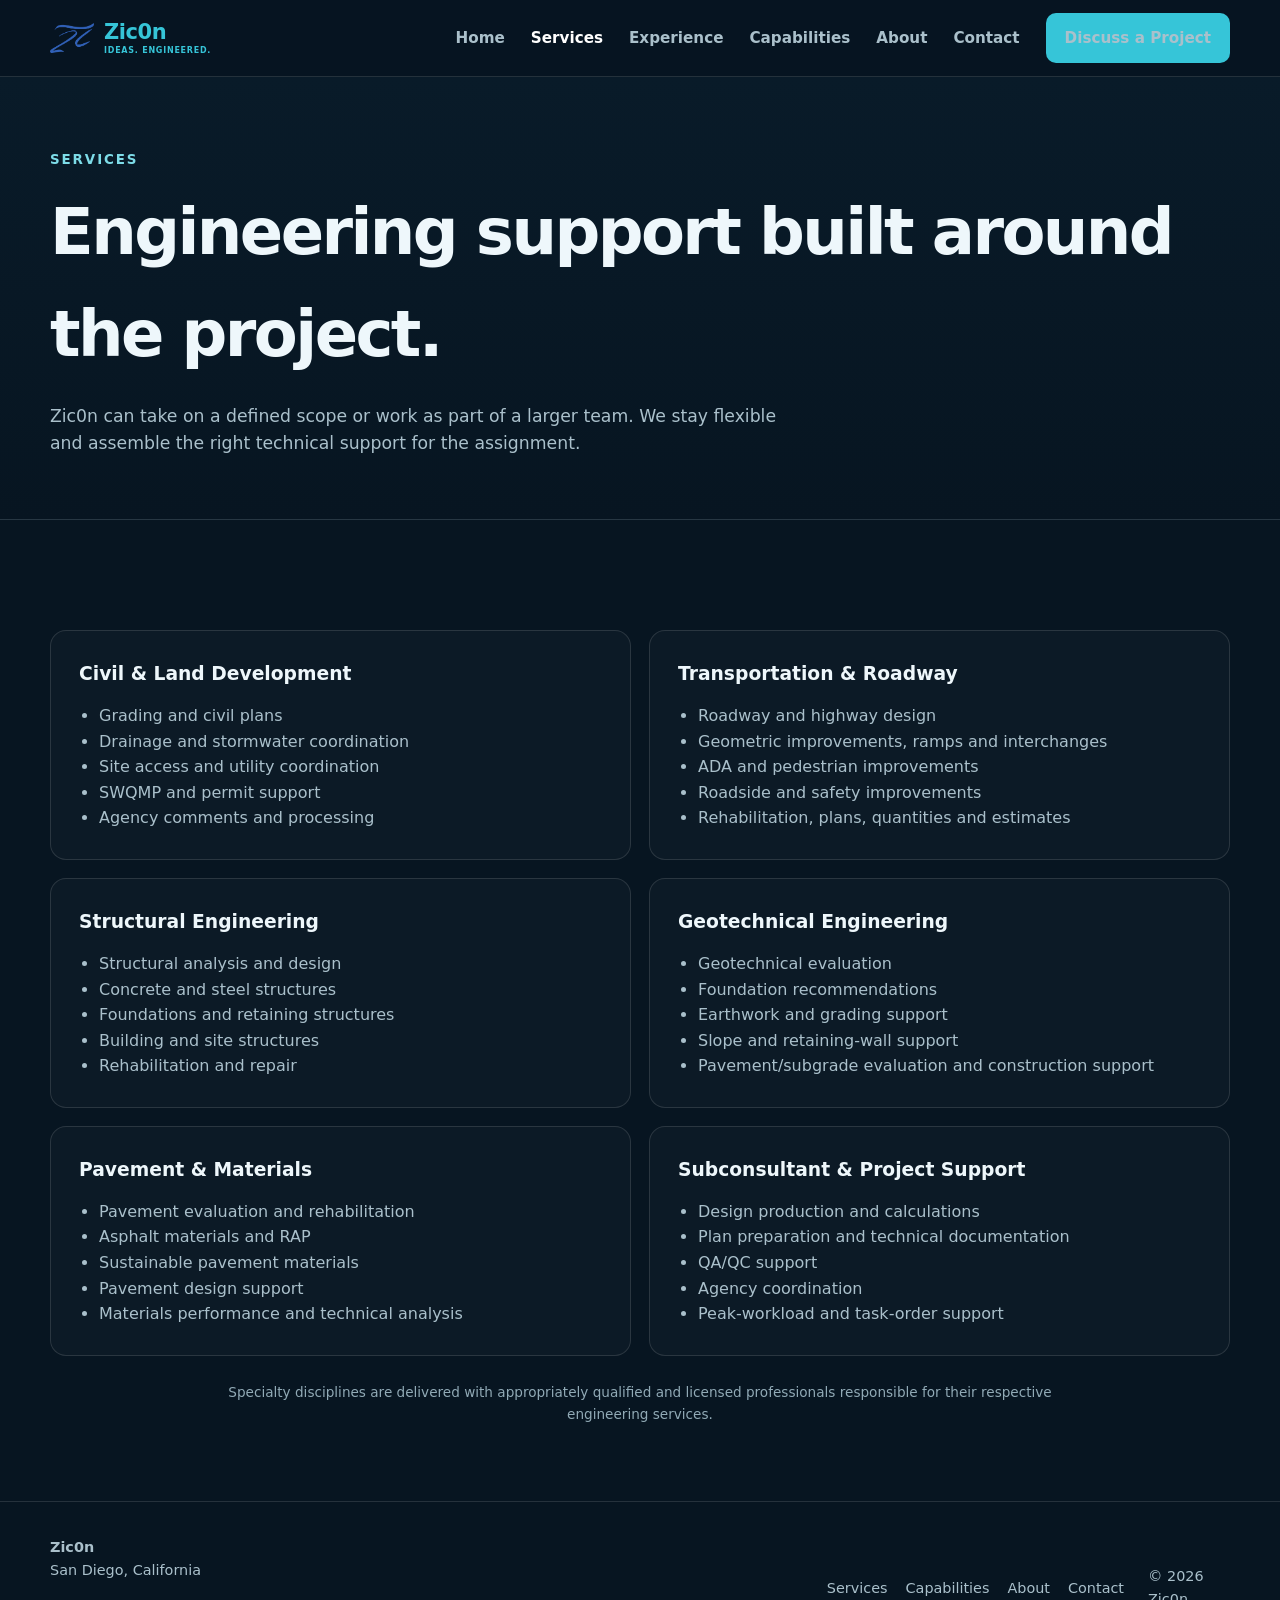
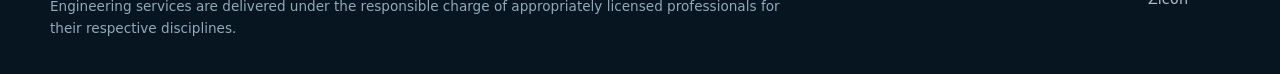
<file: markets.html>
<!doctype html><html><head><meta charset="utf-8"><meta http-equiv="refresh" content="0; url=services.html"><link rel="canonical" href="services.html"></head><body><p><a href="services.html">Continue</a></p></body></html>
</file>
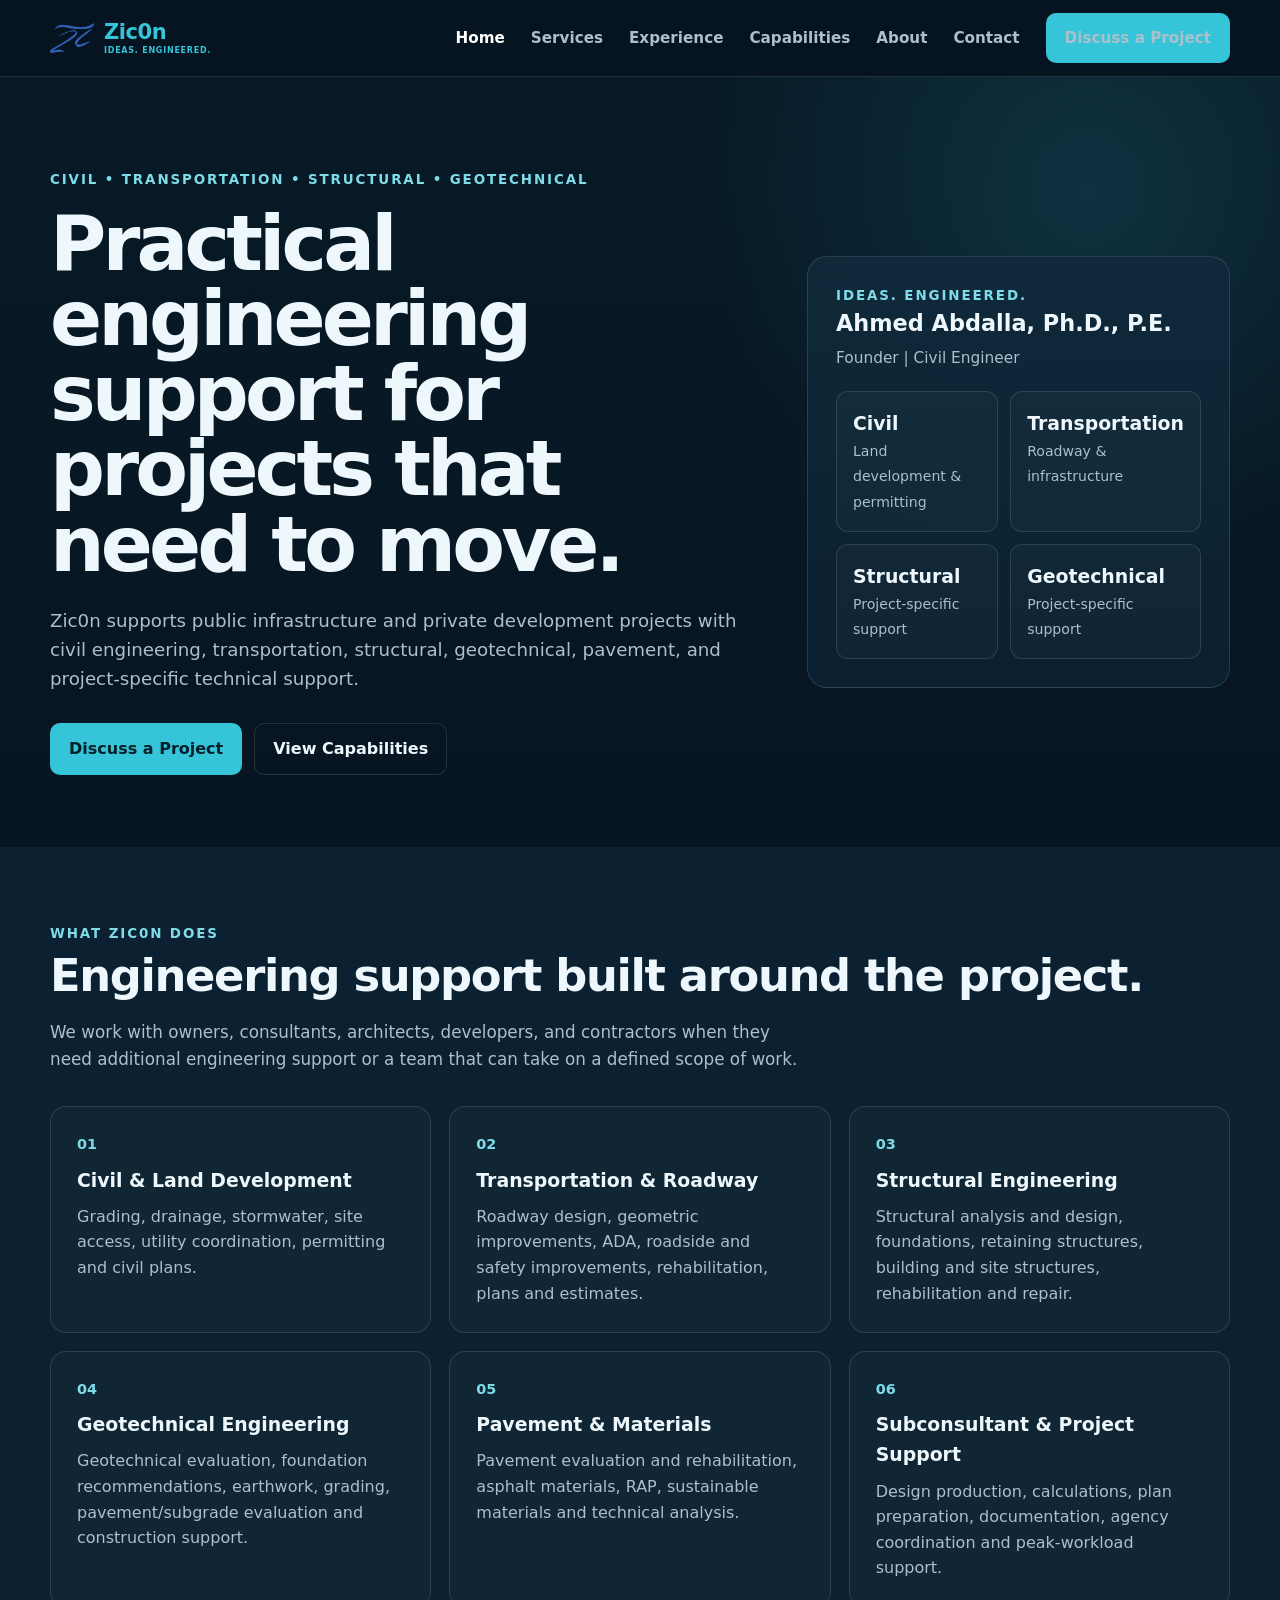
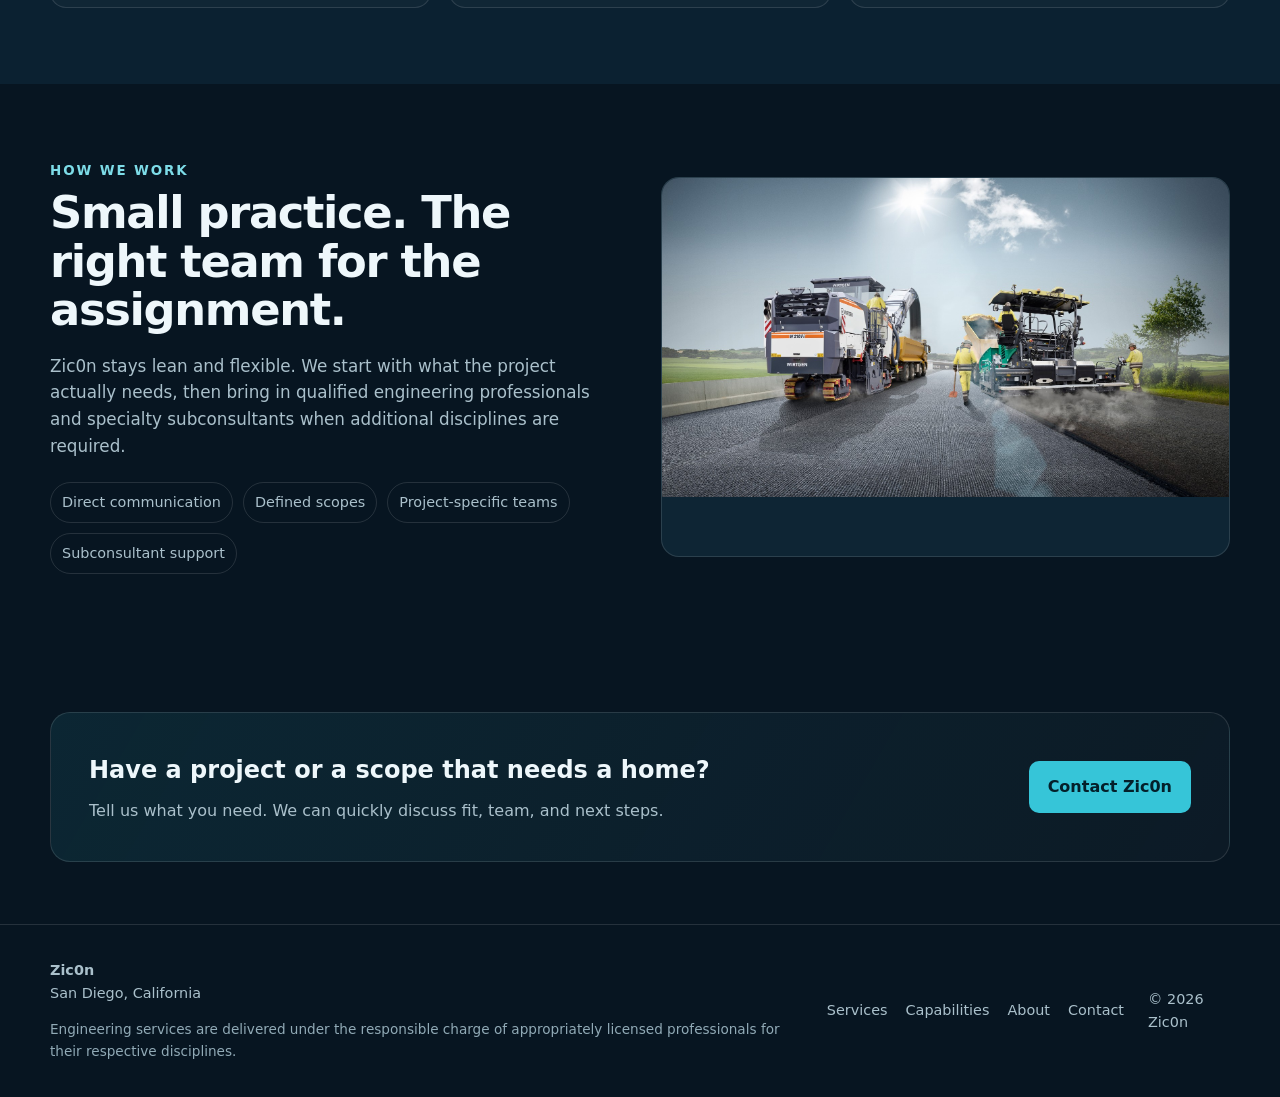
<file: newsletter.html>
<!doctype html><html><head><meta charset="utf-8"><meta http-equiv="refresh" content="0; url=index.html"><link rel="canonical" href="index.html"></head><body><p><a href="index.html">Continue</a></p></body></html>
</file>
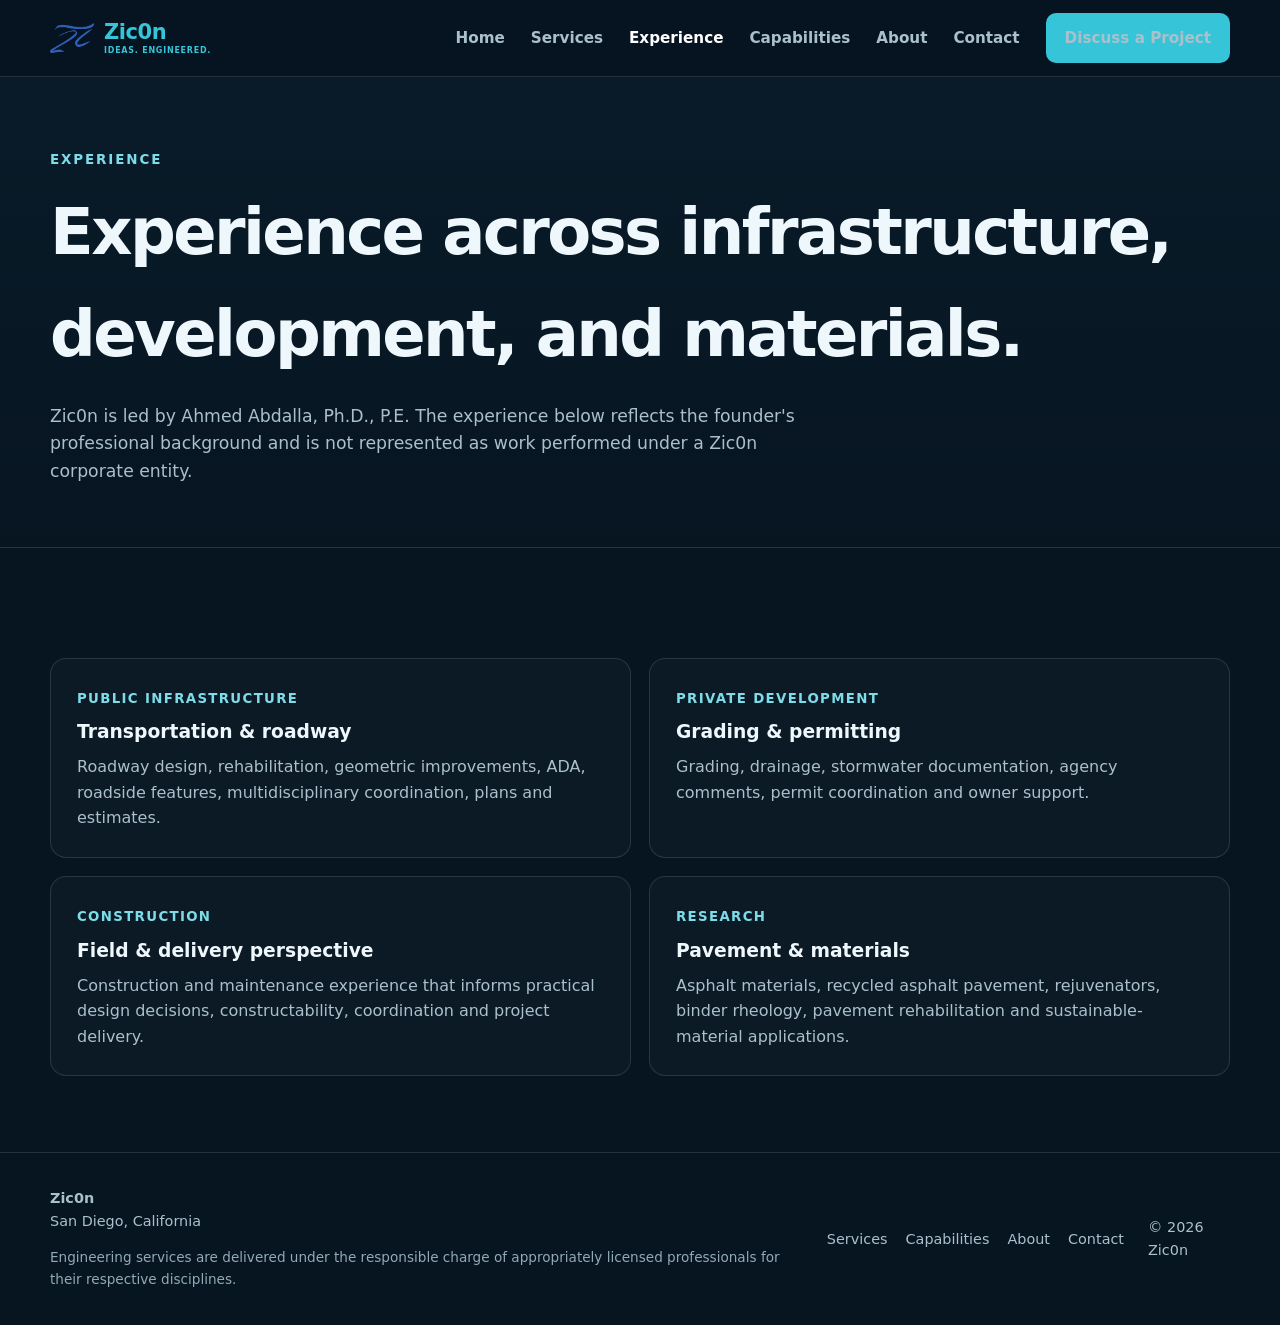
<file: projects.html>
<!doctype html><html><head><meta charset="utf-8"><meta http-equiv="refresh" content="0; url=experience.html"><link rel="canonical" href="experience.html"></head><body><p><a href="experience.html">Continue</a></p></body></html>
</file>
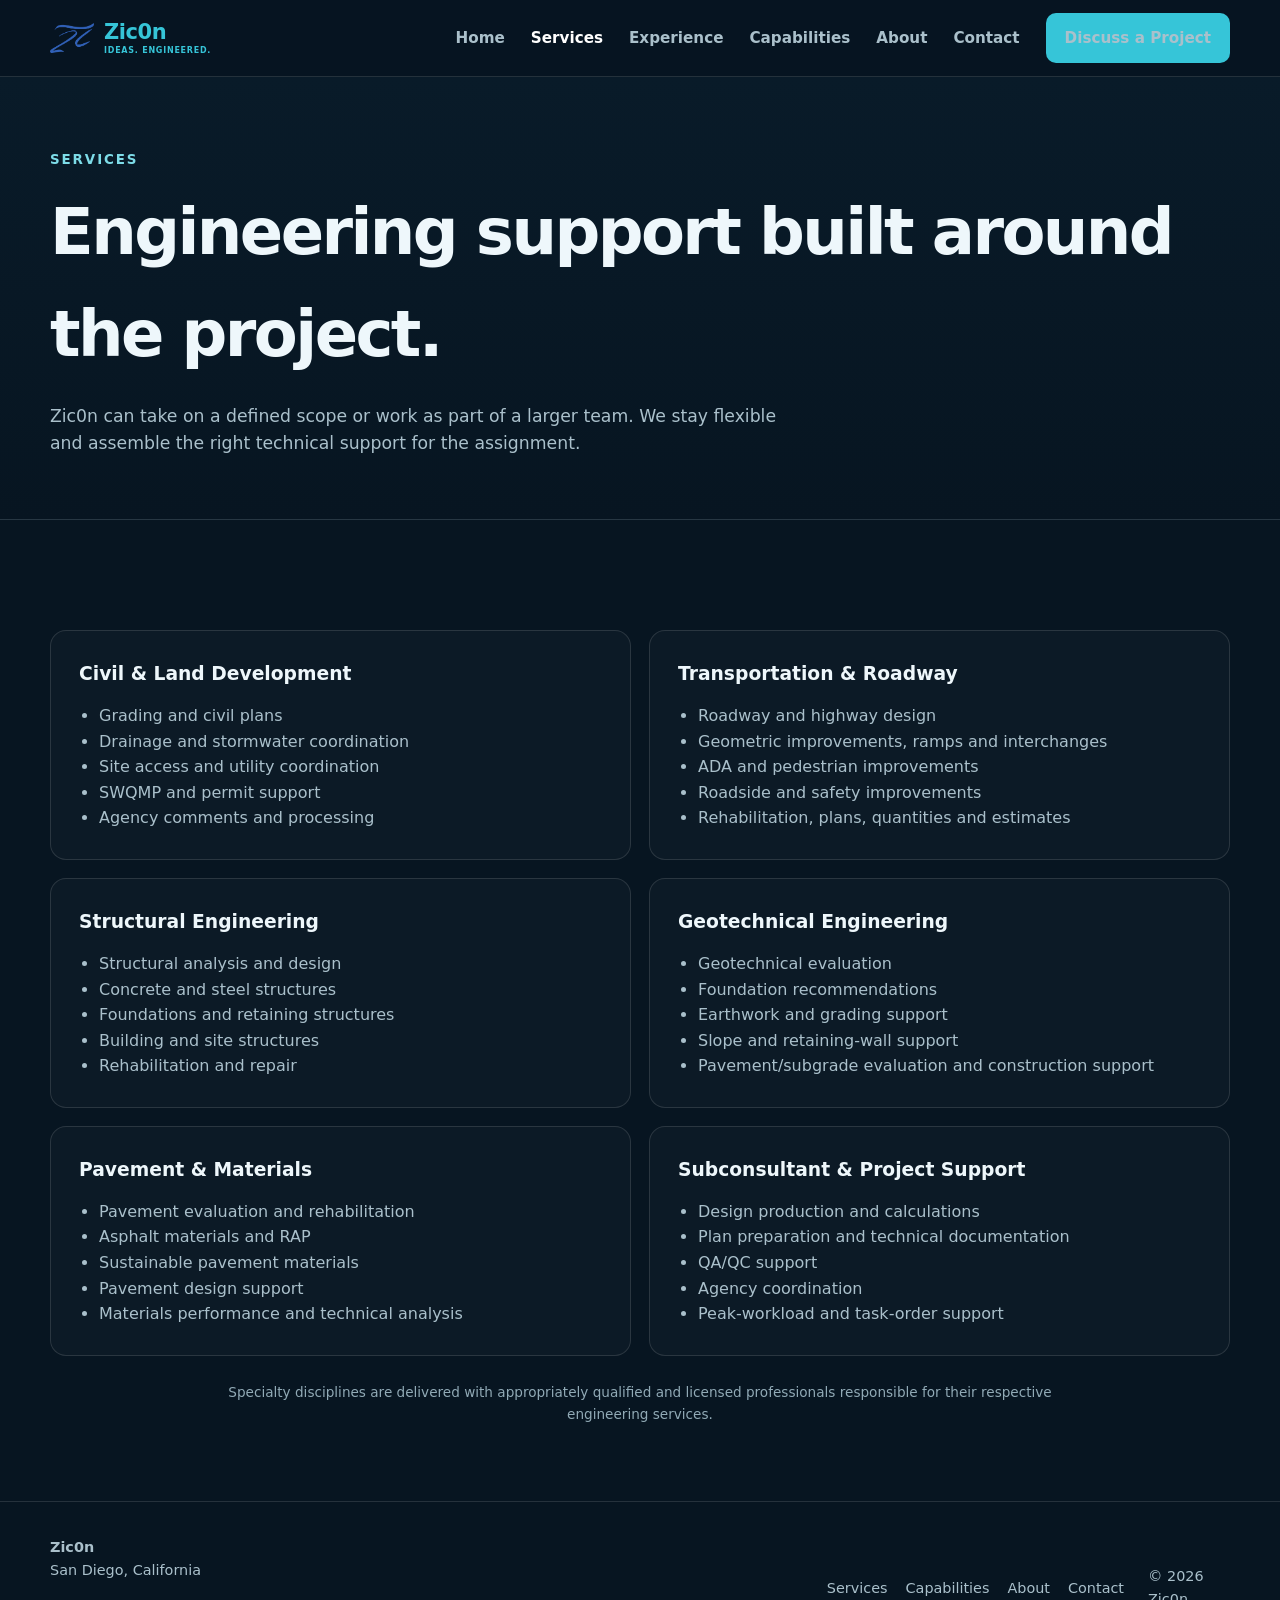
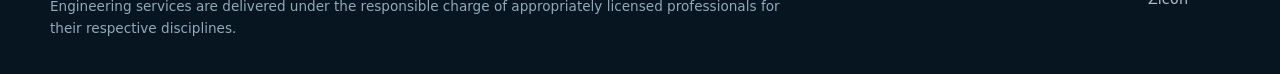
<file: services.html>
<!doctype html><html lang="en"><head>
<meta charset="utf-8"><meta name="viewport" content="width=device-width,initial-scale=1">
<title>Services | Zic0n</title><meta name="description" content="Zic0n engineering services for civil, transportation, structural, geotechnical, pavement and project support.">
<link rel="icon" type="image/png" href="images/zic0n-logo-tile.png"><link rel="stylesheet" href="styles.css">
</head><body><header class="nav"><div class="wrap nav-inner">
<a class="brand brand-logo" href="index.html">
<img src="images/zic0n-mark.png" alt="" aria-hidden="true">
<span class="brand-copy"><span class="brand-name">Zic<span class="zero">0</span>n</span><span class="brand-tagline">Ideas. Engineered.</span></span>
</a>
<button class="menu-btn" aria-label="Toggle navigation" aria-expanded="false">Menu</button>
<nav class="nav-links"><a href="index.html">Home</a><a href="services.html" aria-current="page">Services</a><a href="experience.html">Experience</a><a href="capabilities.html">Capabilities</a><a href="about.html">About</a><a href="contact.html">Contact</a><a class="btn btn-primary" href="mailto:ahmed.abdalla@zic0n.com?subject=Project%20Inquiry">Discuss a Project</a></nav>
</div></header><main><section class="page-hero"><div class="wrap"><div class="eyebrow">Services</div><h1>Engineering support built around the project.</h1><p>Zic0n can take on a defined scope or work as part of a larger team. We stay flexible and assemble the right technical support for the assignment.</p></div></section>
<section class="section"><div class="wrap service-grid">
<article class="service"><h3>Civil & Land Development</h3><ul><li>Grading and civil plans</li><li>Drainage and stormwater coordination</li><li>Site access and utility coordination</li><li>SWQMP and permit support</li><li>Agency comments and processing</li></ul></article>
<article class="service"><h3>Transportation & Roadway</h3><ul><li>Roadway and highway design</li><li>Geometric improvements, ramps and interchanges</li><li>ADA and pedestrian improvements</li><li>Roadside and safety improvements</li><li>Rehabilitation, plans, quantities and estimates</li></ul></article>
<article class="service"><h3>Structural Engineering</h3><ul><li>Structural analysis and design</li><li>Concrete and steel structures</li><li>Foundations and retaining structures</li><li>Building and site structures</li><li>Rehabilitation and repair</li></ul></article>
<article class="service"><h3>Geotechnical Engineering</h3><ul><li>Geotechnical evaluation</li><li>Foundation recommendations</li><li>Earthwork and grading support</li><li>Slope and retaining-wall support</li><li>Pavement/subgrade evaluation and construction support</li></ul></article>
<article class="service"><h3>Pavement & Materials</h3><ul><li>Pavement evaluation and rehabilitation</li><li>Asphalt materials and RAP</li><li>Sustainable pavement materials</li><li>Pavement design support</li><li>Materials performance and technical analysis</li></ul></article>
<article class="service"><h3>Subconsultant & Project Support</h3><ul><li>Design production and calculations</li><li>Plan preparation and technical documentation</li><li>QA/QC support</li><li>Agency coordination</li><li>Peak-workload and task-order support</li></ul></article>
</div><p class="notice service-note">Specialty disciplines are delivered with appropriately qualified and licensed professionals responsible for their respective engineering services.</p></section></main><footer class="footer"><div class="wrap footer-inner">
<div><strong>Zic0n</strong><div>San Diego, California</div><div class="notice">Engineering services are delivered under the responsible charge of appropriately licensed professionals for their respective disciplines.</div></div>
<div class="footer-links"><a href="services.html">Services</a><a href="capabilities.html">Capabilities</a><a href="about.html">About</a><a href="contact.html">Contact</a></div>
<div>© <span data-year></span> Zic0n</div></div></footer><script src="app.js"></script></body></html>
</file>
<file: styles.css>
:root{
  --navy:#071521;--navy2:#0b2131;--panel:#102a3b;--text:#eef7fb;--muted:#aac0cb;
  --cyan:#36c5d8;--cyan2:#7ddce8;--line:rgba(255,255,255,.12);--white:#fff;--max:1180px;
}
*{box-sizing:border-box}html{scroll-behavior:smooth}body{margin:0;font-family:Inter,ui-sans-serif,system-ui,-apple-system,BlinkMacSystemFont,"Segoe UI",sans-serif;background:var(--navy);color:var(--text);line-height:1.6}a{color:inherit;text-decoration:none}img{max-width:100%;display:block}.wrap{width:min(calc(100% - 40px),var(--max));margin:auto}.nav{position:sticky;top:0;z-index:20;background:rgba(7,21,33,.94);backdrop-filter:blur(14px);border-bottom:1px solid var(--line)}.nav-inner{height:74px;display:flex;align-items:center;justify-content:space-between;gap:24px}.brand{font-size:1.4rem;font-weight:800;letter-spacing:.02em}.brand span{color:var(--cyan)}.nav-links{display:flex;gap:26px;align-items:center}.nav-links a{color:var(--muted);font-weight:600;font-size:.95rem}.nav-links a:hover,.nav-links a[aria-current="page"]{color:var(--white)}.btn{display:inline-flex;align-items:center;justify-content:center;gap:10px;padding:12px 18px;border-radius:10px;font-weight:750;border:1px solid transparent}.btn-primary{background:var(--cyan);color:#04202a}.btn-primary:hover{filter:brightness(1.05)}.btn-ghost{border-color:var(--line);color:var(--text)}.hero{padding:92px 0 72px;background:radial-gradient(circle at 85% 15%,rgba(54,197,216,.14),transparent 30%),linear-gradient(180deg,#081a27 0%,#071521 100%)}.eyebrow{color:var(--cyan2);font-size:.84rem;letter-spacing:.14em;text-transform:uppercase;font-weight:800}.hero-grid{display:grid;grid-template-columns:1.25fr .75fr;gap:52px;align-items:center}.hero h1{font-size:clamp(2.5rem,6vw,5.2rem);line-height:.98;margin:15px 0 24px;letter-spacing:-.05em;max-width:900px}.hero p{font-size:1.14rem;color:var(--muted);max-width:760px;margin:0 0 30px}.hero-card{background:linear-gradient(180deg,rgba(16,42,59,.96),rgba(11,33,49,.96));border:1px solid var(--line);padding:28px;border-radius:20px}.hero-card strong{display:block;font-size:1.4rem;margin-bottom:4px}.hero-card p{font-size:.96rem;margin:0}.stat-grid{display:grid;grid-template-columns:repeat(2,1fr);gap:12px;margin-top:20px}.stat{padding:16px;border:1px solid var(--line);border-radius:12px;background:rgba(255,255,255,.025)}.stat b{display:block;font-size:1.18rem}.stat span{color:var(--muted);font-size:.88rem}.section{padding:76px 0}.section-alt{background:var(--navy2)}.section h2{font-size:clamp(2rem,3.5vw,3rem);line-height:1.08;margin:8px 0 18px;letter-spacing:-.03em}.lead{color:var(--muted);max-width:760px;font-size:1.05rem}.cards{display:grid;grid-template-columns:repeat(3,1fr);gap:18px;margin-top:34px}.card{border:1px solid var(--line);background:rgba(255,255,255,.025);border-radius:16px;padding:26px}.card h3{margin:8px 0 9px;font-size:1.18rem}.card p{color:var(--muted);margin:0}.card .num{color:var(--cyan2);font-weight:800;font-size:.9rem}.split{display:grid;grid-template-columns:1fr 1fr;gap:42px;align-items:center}.photo{border-radius:18px;overflow:hidden;border:1px solid var(--line);min-height:380px;background:#0e2534}.photo img{width:100%;height:100%;object-fit:cover}.pill-row{display:flex;flex-wrap:wrap;gap:10px;margin-top:22px}.pill{border:1px solid var(--line);padding:8px 11px;border-radius:999px;color:var(--muted);font-size:.9rem}.list{display:grid;gap:13px;margin-top:26px}.list-item{padding:18px 20px;border-left:3px solid var(--cyan);background:rgba(255,255,255,.025);border-radius:0 12px 12px 0}.list-item strong{display:block;margin-bottom:3px}.list-item span{color:var(--muted)}.cta{padding:62px 0}.cta-box{border:1px solid var(--line);border-radius:20px;padding:38px;background:linear-gradient(120deg,rgba(54,197,216,.1),rgba(255,255,255,.025));display:flex;justify-content:space-between;gap:30px;align-items:center}.cta h2{margin:0 0 8px}.cta p{margin:0;color:var(--muted)}.page-hero{padding:72px 0 44px;border-bottom:1px solid var(--line);background:linear-gradient(180deg,#091b29,#071521)}.page-hero h1{font-size:clamp(2.5rem,5vw,4.3rem);margin:10px 0 14px;letter-spacing:-.04em}.page-hero p{color:var(--muted);max-width:760px;font-size:1.08rem}.service-grid{display:grid;grid-template-columns:repeat(2,1fr);gap:18px;margin-top:34px}.service{padding:28px;border:1px solid var(--line);border-radius:16px;background:rgba(255,255,255,.025)}.service h3{margin:0 0 10px}.service p{color:var(--muted);margin:0}.service ul{color:var(--muted);padding-left:20px;margin:14px 0 0}.experience{display:grid;grid-template-columns:repeat(2,1fr);gap:18px;margin-top:34px}.exp{padding:26px;border:1px solid var(--line);border-radius:16px;background:rgba(255,255,255,.025)}.exp small{color:var(--cyan2);text-transform:uppercase;letter-spacing:.1em;font-weight:800}.exp h3{margin:7px 0}.exp p{color:var(--muted);margin:0}.bio{display:grid;grid-template-columns:300px 1fr;gap:42px;align-items:start}.bio img{border-radius:18px;border:1px solid var(--line);width:100%;aspect-ratio:4/5;object-fit:cover}.bio h2{margin-top:0}.contact-grid{display:grid;grid-template-columns:1fr 1fr;gap:24px}.contact-card{padding:28px;border:1px solid var(--line);border-radius:16px;background:rgba(255,255,255,.025)}.contact-card h3{margin-top:0}.contact-card p{color:var(--muted)}.footer{padding:34px 0;border-top:1px solid var(--line);color:var(--muted);font-size:.9rem}.footer-inner{display:flex;justify-content:space-between;gap:24px;align-items:center}.footer-links{display:flex;gap:18px}.notice{font-size:.85rem;color:#91aab6;margin-top:14px}.menu-btn{display:none;background:none;border:1px solid var(--line);color:var(--text);padding:8px 11px;border-radius:8px}
@media(max-width:800px){.hero-grid,.split,.bio,.contact-grid{grid-template-columns:1fr}.cards{grid-template-columns:1fr}.service-grid,.experience{grid-template-columns:1fr}.hero{padding-top:64px}.nav-links{display:none;position:absolute;left:20px;right:20px;top:68px;background:#0a1e2d;border:1px solid var(--line);border-radius:12px;padding:16px;flex-direction:column;align-items:stretch}.nav-links.open{display:flex}.menu-btn{display:block}.cta-box,.footer-inner{align-items:flex-start;flex-direction:column}.bio{gap:24px}.bio img{max-width:300px}.hero-card{margin-top:8px}}
.actions{display:flex;gap:12px;flex-wrap:wrap;margin-top:26px}
.brand-logo{display:flex;align-items:center;gap:10px;text-decoration:none}
.brand-logo img{width:44px;height:36px;object-fit:contain;display:block}
.brand-logo>span{font-size:22px;font-weight:800;letter-spacing:-.5px;color:var(--text)}
.brand-logo .zero{color:var(--cyan)}
.service-note{margin:26px auto 0;max-width:900px;text-align:center}
.cap-logo-panel{min-height:280px;border:1px solid var(--line);border-radius:18px;background:linear-gradient(145deg,var(--panel),var(--navy2));display:flex;flex-direction:column;align-items:center;justify-content:center;padding:30px}
.cap-logo-panel img{width:160px;max-height:130px;object-fit:contain;margin-bottom:12px}
.cap-logo-panel strong{font-size:30px;letter-spacing:-.5px}.cap-logo-panel span{color:var(--muted);margin-top:4px}
@media(max-width:800px){.brand-logo img{width:38px;height:31px}.brand-logo>span{font-size:20px}}

/* Zic0n brand lockup — consistent across all primary pages */
.nav-inner{min-height:76px}
.brand-logo{display:flex;align-items:center;gap:10px;line-height:1;text-decoration:none}
.brand-logo img{width:44px;height:36px;object-fit:contain;display:block;flex:0 0 auto}
.brand-copy{display:flex;flex-direction:column;justify-content:center;gap:4px}
.brand-name{font-size:21px;font-weight:800;letter-spacing:-.45px;color:var(--text)}
.brand-tagline{font-size:8px;font-weight:700;letter-spacing:.095em;text-transform:uppercase;color:var(--muted);white-space:nowrap}
@media(max-width:800px){
  .nav-inner{min-height:70px}
  .brand-logo img{width:38px;height:31px}
  .brand-name{font-size:19px}
  .brand-tagline{font-size:7px}
}
</file>
